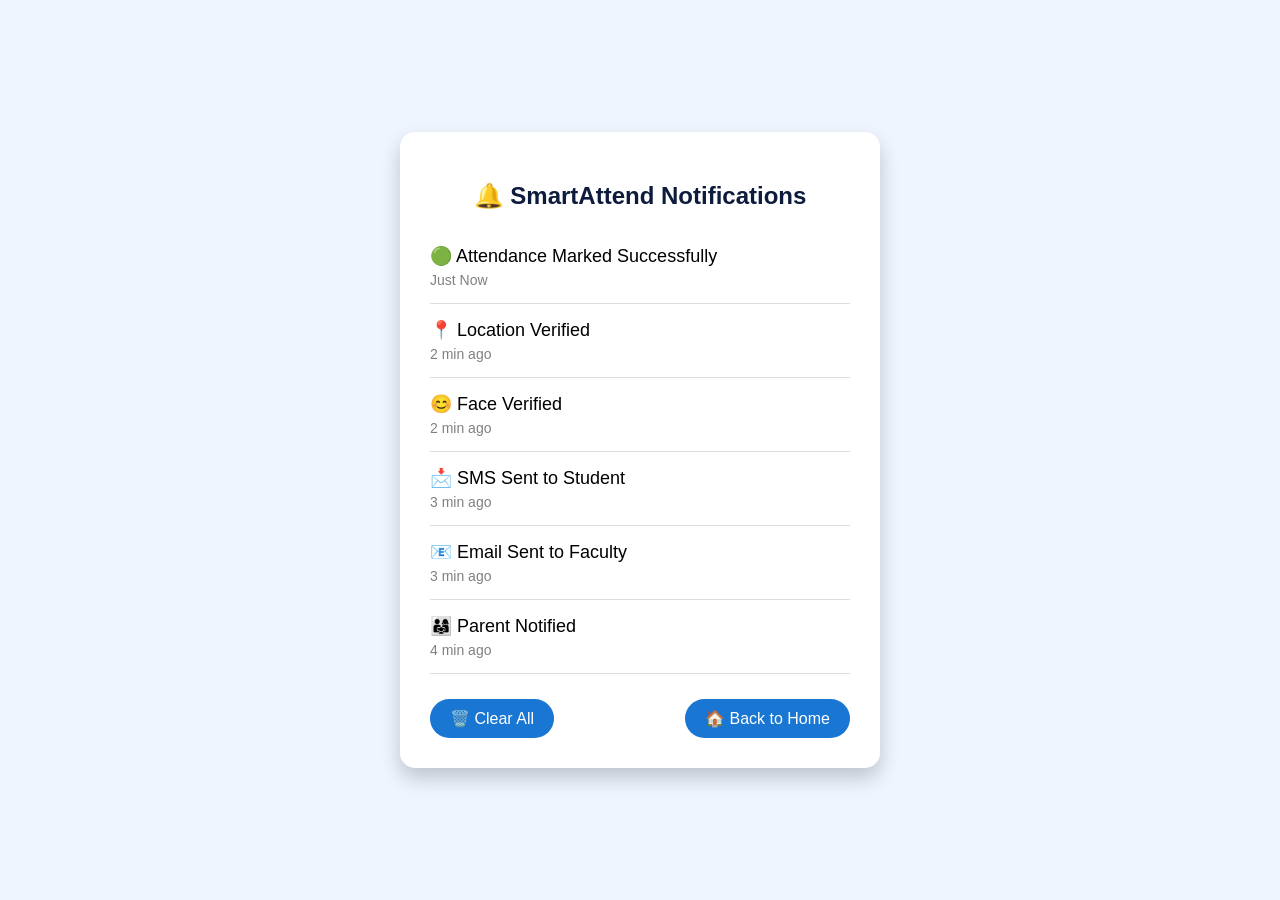
<file: alerts.html>
<!DOCTYPE html>
<html lang="en">
<head>
<meta charset="UTF-8">
<meta name="viewport" content="width=device-width, initial-scale=1.0">
<title>SmartAttend Notifications</title>

<style>

body{
font-family:Arial,sans-serif;
background:#eef5ff;
display:flex;
justify-content:center;
align-items:center;
height:100vh;
margin:0;
}

.box{
background:white;
width:420px;
padding:30px;
border-radius:15px;
box-shadow:0 10px 20px rgba(0,0,0,.2);
}

h2{
text-align:center;
color:#0d1b3d;
margin-bottom:20px;
}

.note{
padding:15px 0;
border-bottom:1px solid #ddd;
font-size:18px;
}

.time{
color:gray;
font-size:14px;
margin-top:5px;
}

.buttons{
display:flex;
justify-content:space-between;
margin-top:25px;
}

button{
padding:10px 20px;
border:none;
border-radius:25px;
background:#1976d2;
color:white;
font-size:16px;
cursor:pointer;
}

button:hover{
background:#0d47a1;
}

</style>

</head>

<body>

<div class="box">

<h2>🔔 SmartAttend Notifications</h2>

<div class="note">
🟢 Attendance Marked Successfully
<div class="time">Just Now</div>
</div>

<div class="note">
📍 Location Verified
<div class="time">2 min ago</div>
</div>

<div class="note">
😊 Face Verified
<div class="time">2 min ago</div>
</div>

<div class="note">
📩 SMS Sent to Student
<div class="time">3 min ago</div>
</div>

<div class="note">
📧 Email Sent to Faculty
<div class="time">3 min ago</div>
</div>

<div class="note">
👨‍👩‍👧 Parent Notified
<div class="time">4 min ago</div>
</div>

<div class="buttons">

<button onclick="location.reload()">🗑️ Clear All</button>

<a href="index.html">
<button>🏠 Back to Home</button>
</a>

</div>

</div>

</body>
</html>
</file>
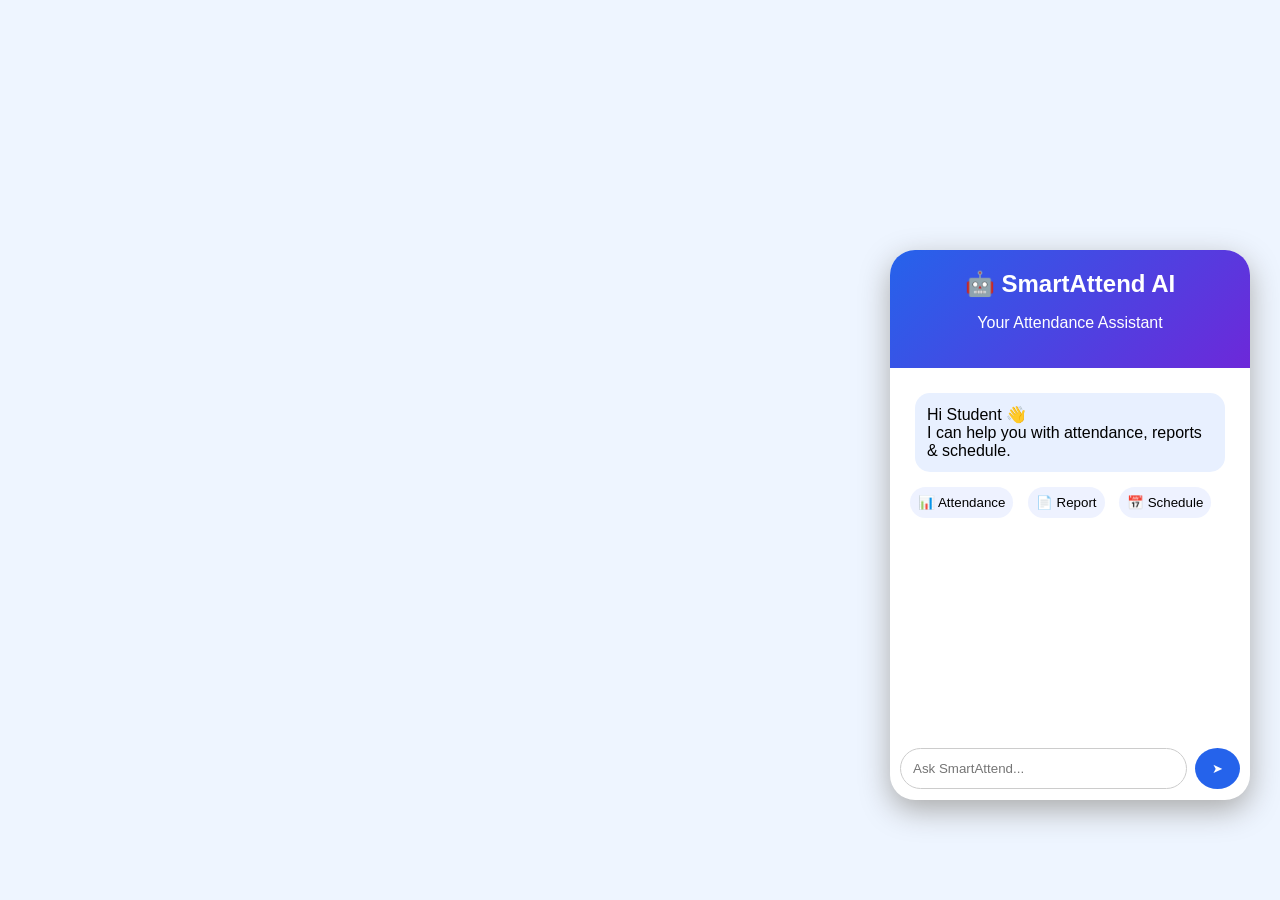
<file: chatbot.html>
<!DOCTYPE html>
<html>
<head>
<title>SmartAttend AI</title>

<style>

body{
    background:#eef5ff;
    font-family:'Poppins',sans-serif;
}


/* Floating Button */

.chat-btn{
    position:fixed;
    right:30px;
    bottom:30px;
    background:#2563eb;
    color:white;
    width:65px;
    height:65px;
    border-radius:50%;
    display:flex;
    justify-content:center;
    align-items:center;
    font-size:30px;
    cursor:pointer;
    box-shadow:0 5px 20px #999;
}


/* Chat Window */

.chatbot{
    width:360px;
    height:550px;
    background:white;
    position:fixed;
    right:30px;
    bottom:100px;
    border-radius:25px;
    box-shadow:0 10px 30px #aaa;
    overflow:hidden;
}


/* Header */

.header{
    background:linear-gradient(135deg,#2563eb,#6d28d9);
    color:white;
    padding:20px;
    text-align:center;
}


.header h2{
    margin:0;
}


/* Chat Area */

.chatbox{
    height:340px;
    padding:15px;
    overflow:auto;
}


.bot{
    background:#e8f0ff;
    padding:12px;
    border-radius:15px;
    margin:10px;
}


.user{
    background:#2563eb;
    color:white;
    padding:12px;
    border-radius:15px;
    margin:10px;
    text-align:right;
}


/* Quick Buttons */

.quick button{

    background:#eef2ff;
    border:none;
    padding:8px;
    margin:5px;
    border-radius:20px;
    cursor:pointer;

}


/* Input */

.input{
    display:flex;
    padding:10px;
}


input{
    flex:1;
    border-radius:25px;
    padding:12px;
    border:1px solid #ccc;
}


.send{
    background:#2563eb;
    color:white;
    border:none;
    border-radius:50%;
    width:45px;
    margin-left:8px;
}


</style>

</head>


<body>


<div class="chatbot">

<div class="header">
<h2>🤖 SmartAttend AI</h2>
<p>Your Attendance Assistant</p>
</div>


<div class="chatbox" id="chatbox">

<div class="bot">
Hi Student 👋<br>
I can help you with attendance, reports & schedule.
</div>


<div class="quick">
<button onclick="quick('attendance')">
📊 Attendance
</button>

<button onclick="quick('report')">
📄 Report
</button>

<button onclick="quick('class')">
📅 Schedule
</button>

</div>


</div>



<div class="input">

<input id="msg" placeholder="Ask SmartAttend...">

<button class="send" onclick="send()">
➤
</button>

</div>


</div>



<script>


function send(){

let text=document.getElementById("msg").value;

reply(text);

document.getElementById("msg").value="";

}


function quick(text){

reply(text);

}



function reply(text){

let chat=document.getElementById("chatbox");


chat.innerHTML += 
"<div class='user'>"+text+"</div>";


let ans="I can help you with attendance 😊";


if(text.includes("attendance"))
ans="Your current attendance is 92% ✅";


else if(text.includes("report"))
ans="Your monthly attendance report is ready 📊";


else if(text.includes("class"))
ans="Your next lecture is at 9:00 AM 📅";


chat.innerHTML += 
"<div class='bot'>"+ans+"</div>";

}


</script>


</body>
</html>
</file>
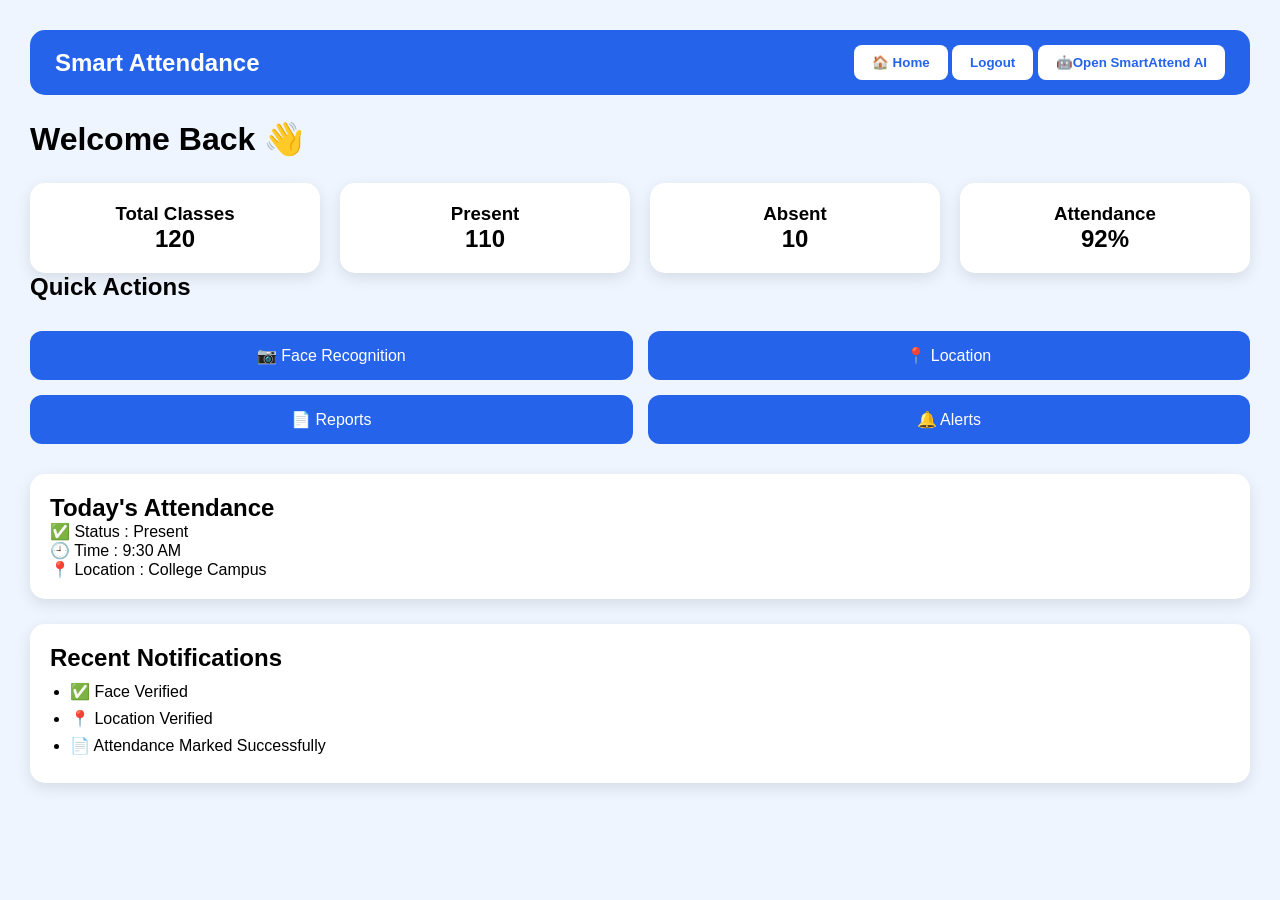
<file: dashboard.html>
<!DOCTYPE html>
<html lang="en">
<head>
<meta charset="UTF-8">
<meta name="viewport" content="width=device-width, initial-scale=1.0">
<title>Dashboard</title>
<link rel="stylesheet" href="dashboard.css">
</head>
<body>

<header>
    <h2>Smart Attendance</h2>

    <div class="profile">
        <button
        
<button onclick="window.location.href='index.html'" class="home-btn">
    🏠 Home
</button>

<button onclick="window.location.href='login.html'">
    Logout
</button>
<a href="chatbot.html">
    <button>🤖Open SmartAttend AI </button>
    </a>

</div>
      
    
</header>

<h1>Welcome Back 👋</h1>

<div class="cards">

<div class="card">
<h3>Total Classes</h3>
<h2>120</h2>
</div>

<div class="card">
<h3>Present</h3>
<h2>110</h2>
</div>

<div class="card">
<h3>Absent</h3>
<h2>10</h2>
</div>

<div class="card">
<h3>Attendance</h3>
<h2>92%</h2>
</div>

</div>

<h2>Quick Actions</h2>

<div class="actions">

<button onclick="window.location.href='face.html'">
📷 Face Recognition
</button>

<button onclick="window.location.href='location.html'">
📍 Location
</button>

<button onclick="window.location.href='report.html'">
📄 Reports
</button>

<button onclick="window.location.href='alerts.html'">
🔔 Alerts
</button>

</div>

<div class="status">

<h2>Today's Attendance</h2>

<p>✅ Status : Present</p>

<p>🕘 Time : 9:30 AM</p>

<p>📍 Location : College Campus</p>

</div>

<div class="notify">

<h2>Recent Notifications</h2>

<ul>
<li>✅ Face Verified</li>
<li>📍 Location Verified</li>
<li>📄 Attendance Marked Successfully</li>
</ul>

</div>

</body>
</html>
</file>
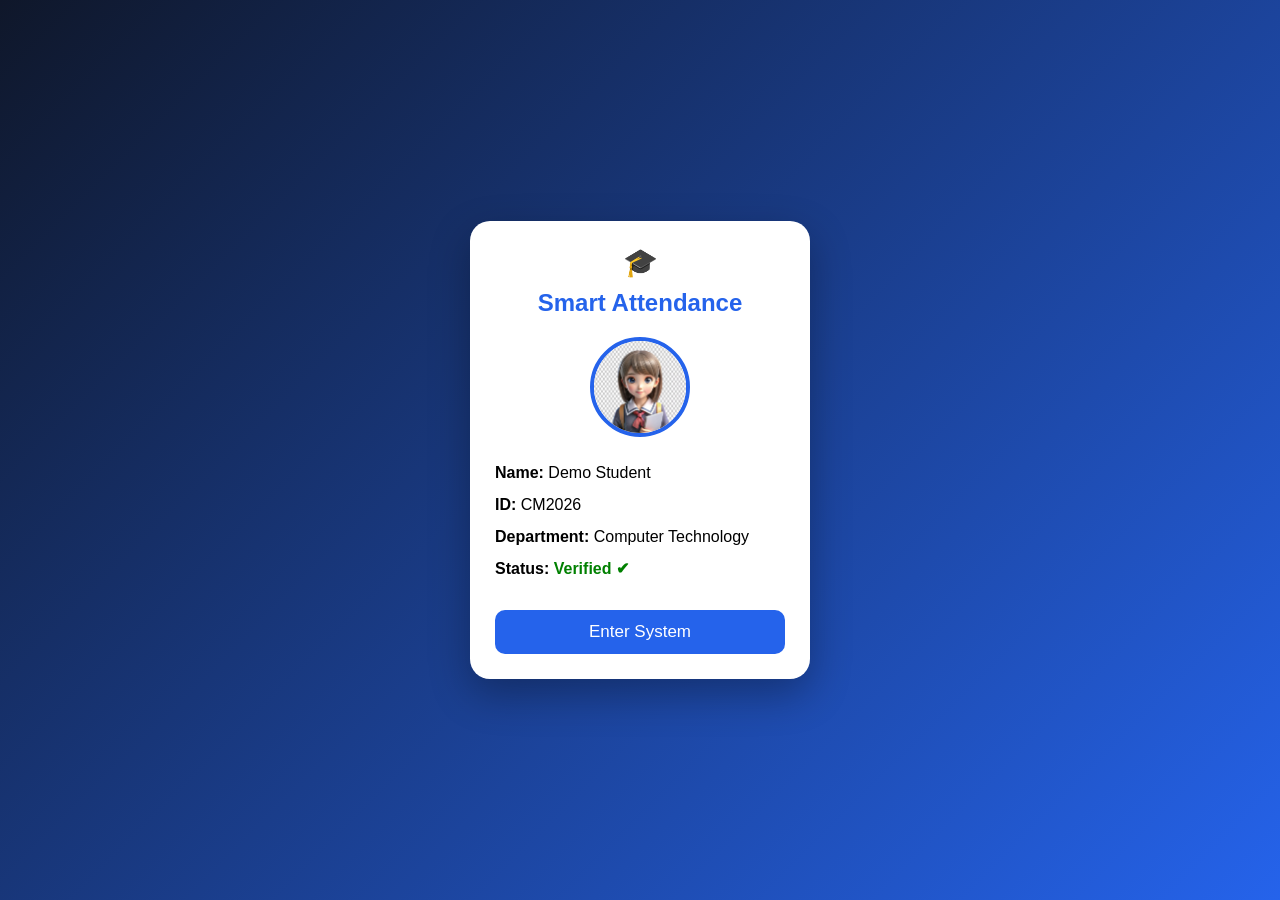
<file: entry.html>
<!DOCTYPE html>
<html lang="en">
<head>
<meta charset="UTF-8">
<meta name="viewport" content="width=device-width, initial-scale=1.0">
<title>SmartAttend Entry</title>

<style>
*{
    margin:0;
    padding:0;
    box-sizing:border-box;
    font-family:Arial,sans-serif;
}

body{
    display:flex;
    justify-content:center;
    align-items:center;
    height:100vh;
    background:linear-gradient(135deg,#0f172a,#2563eb);
}

.card{
    width:340px;
    background:#fff;
    border-radius:20px;
    padding:25px;
    text-align:center;
    box-shadow:0 15px 40px rgba(0,0,0,.3);
    transition:.4s;
}

.card:hover{
    transform:translateY(-8px);
}

.logo{
    font-size:28px;
    margin-bottom:10px;
}

h2{
    color:#2563eb;
    margin-bottom:20px;
}

.photo{
    width:100px;
    height:100px;
    border-radius:50%;
    margin:auto;
    overflow:hidden;
    border:4px solid #2563eb;
}

.photo img{
    width:100%;
    height:100%;
    object-fit:cover;
}

.info{
    margin-top:20px;
    text-align:left;
    line-height:2;
}

.status{
    color:green;
    font-weight:bold;
}

button{
    width:100%;
    margin-top:25px;
    padding:12px;
    border:none;
    border-radius:10px;
    background:#2563eb;
    color:white;
    font-size:17px;
    cursor:pointer;
}

button:hover{
    background:#1d4ed8;
}
</style>
</head>

<body>

<div class="card">

<div class="logo">🎓</div>

<h2>Smart Attendance</h2>

<div class="photo">
<img src="student.jpg" alt="Student">
</div>

<div class="info">
<b>Name:</b> Demo Student<br>
<b>ID:</b> CM2026<br>
<b>Department:</b> Computer Technology<br>
<b>Status:</b> <span class="status">Verified ✔</span>
</div>

<button onclick="location.href='dashboard.html'">
Enter System
</button>

</div>

</body>
</html>
</file>
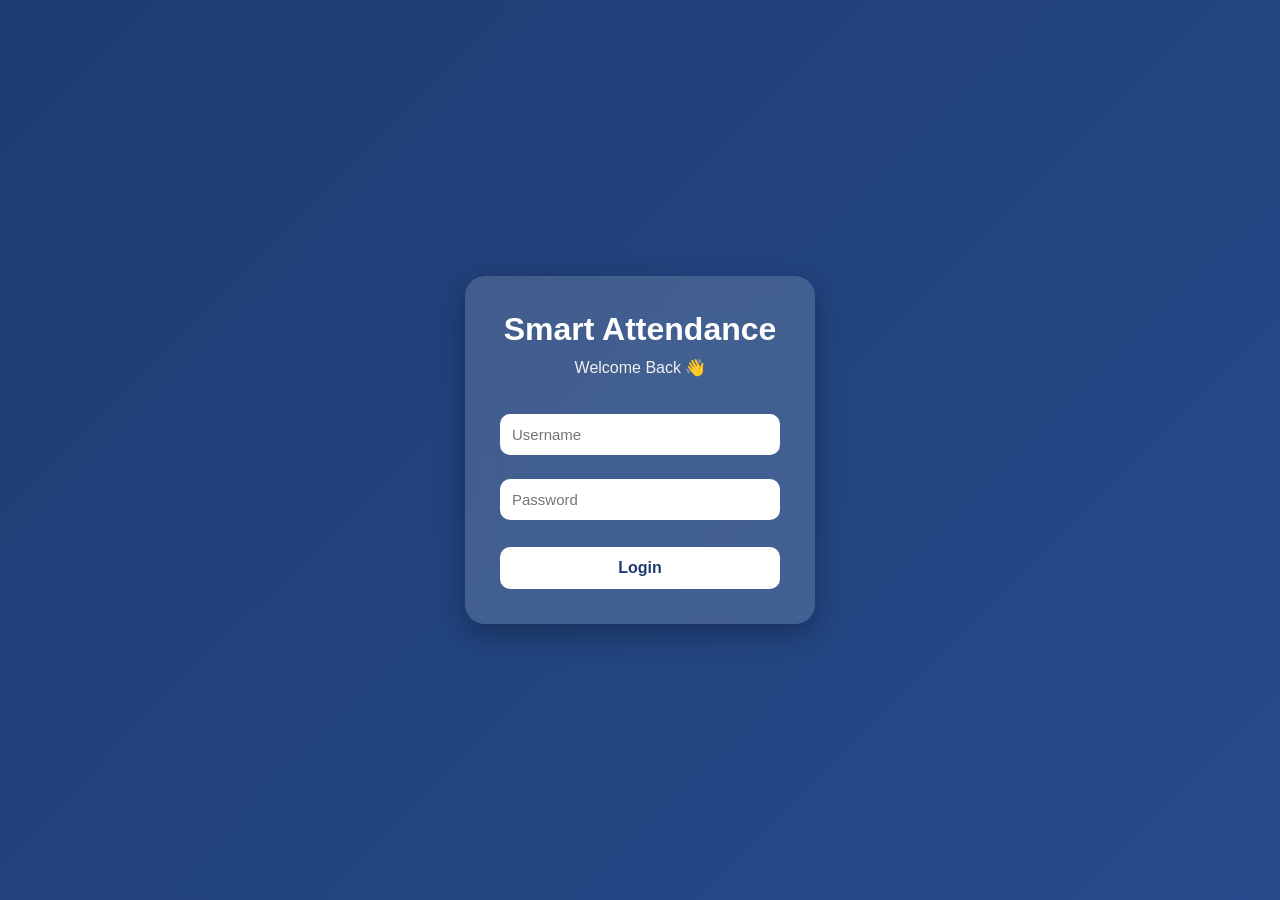
<file: login.html>
<!DOCTYPE html>
<html>
<head>
    <title>Login - Smart Attendance</title>
    <link rel="stylesheet" href="login.css">
</head>
<body>

<div class="login-box">
    <h1>Smart Attendance</h1>
    <p>Welcome Back 👋</p>

    <input type="text" placeholder="Username">

    <input type="password" placeholder="Password">

    <button onclick="window.location.href='dashboard.html'">
        Login
    </button>

</div>

</body>
</html>
</file>
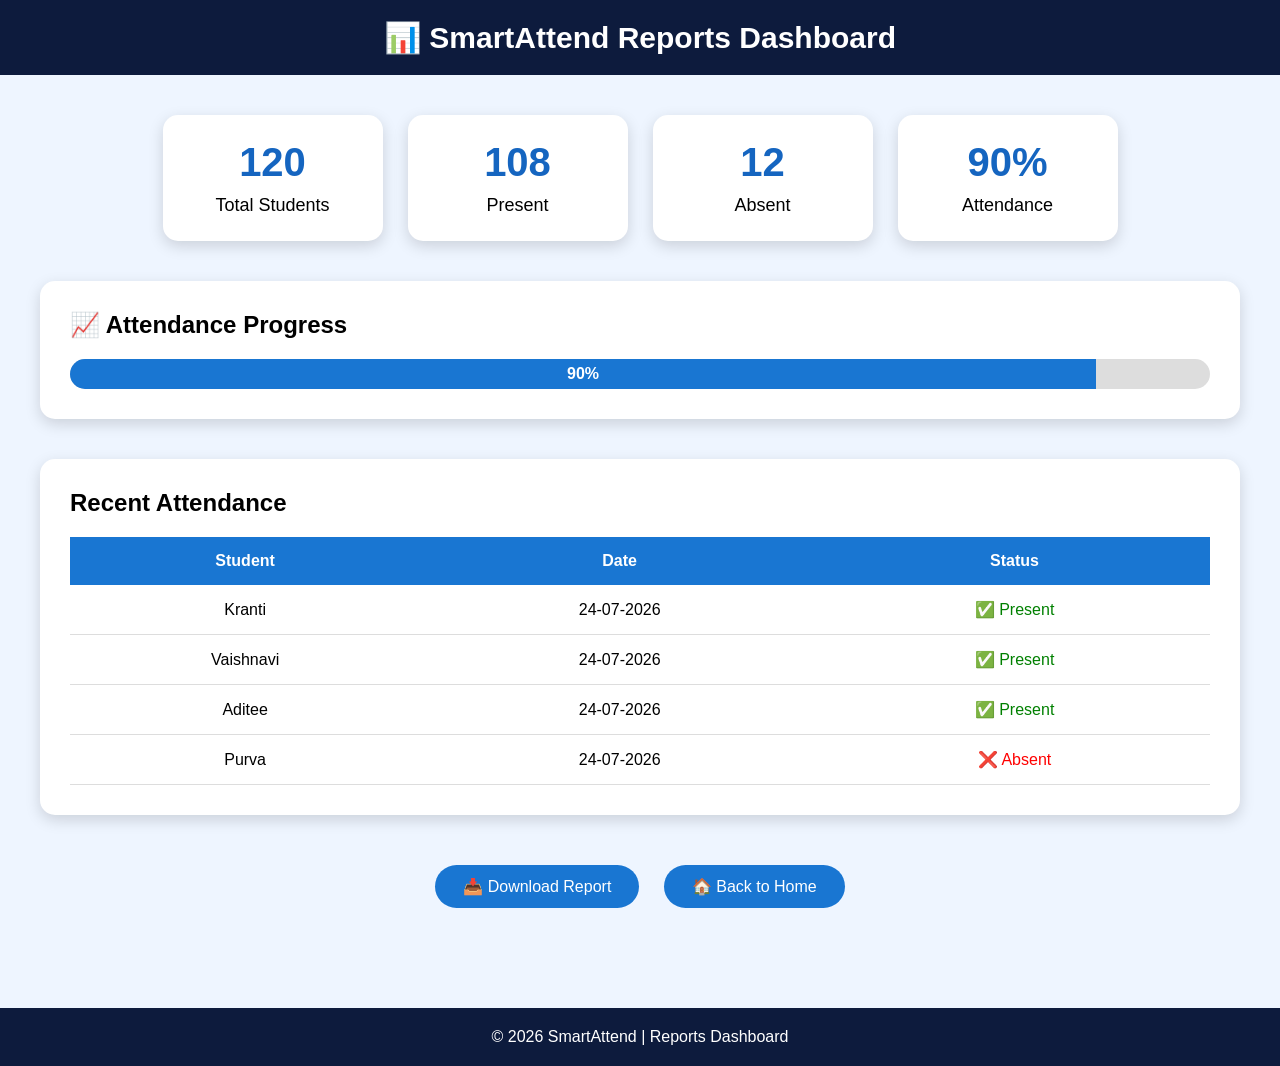
<file: report.html>
<!DOCTYPE html>
<html>
<head>
<meta charset="UTF-8">
<meta name="viewport" content="width=device-width, initial-scale=1.0">
<title>Reports Dashboard</title>

<style>

*{
margin:0;
padding:0;
box-sizing:border-box;
font-family:Arial,sans-serif;
}

body{
background:#eef5ff;
}

header{
background:#0d1b3d;
color:white;
padding:20px;
text-align:center;
font-size:30px;
font-weight:bold;
}

.container{
padding:40px;
}

.cards{
display:flex;
justify-content:center;
gap:25px;
flex-wrap:wrap;
margin-bottom:40px;
}

.card{
background:white;
width:220px;
padding:25px;
border-radius:15px;
text-align:center;
box-shadow:0 5px 15px rgba(0,0,0,.15);
transition:.3s;
}

.card:hover{
transform:translateY(-8px);
}

.card h2{
font-size:40px;
color:#1565c0;
}

.card p{
font-size:18px;
margin-top:10px;
}

.chart{
background:white;
padding:30px;
border-radius:15px;
box-shadow:0 5px 15px rgba(0,0,0,.15);
margin-bottom:40px;
}

.progress{
width:100%;
height:30px;
background:#ddd;
border-radius:30px;
overflow:hidden;
margin-top:20px;
}

.bar{
width:90%;
height:100%;
background:#1976d2;
text-align:center;
line-height:30px;
color:white;
font-weight:bold;
}

.list{
background:white;
padding:30px;
border-radius:15px;
box-shadow:0 5px 15px rgba(0,0,0,.15);
}

.list table{
width:100%;
border-collapse:collapse;
}

.list th{
background:#1976d2;
color:white;
padding:15px;
}

.list td{
padding:15px;
text-align:center;
border-bottom:1px solid #ddd;
}

.buttons{
text-align:center;
margin-top:40px;
}

button{
padding:12px 28px;
background:#1976d2;
color:white;
border:none;
border-radius:30px;
font-size:16px;
cursor:pointer;
margin:10px;
}

button:hover{
background:#0d47a1;
}

footer{
margin-top:50px;
background:#0d1b3d;
color:white;
text-align:center;
padding:20px;
}

</style>

</head>

<body>

<header>
📊 SmartAttend Reports Dashboard
</header>

<div class="container">

<div class="cards">

<div class="card">
<h2>120</h2>
<p>Total Students</p>
</div>

<div class="card">
<h2>108</h2>
<p>Present</p>
</div>

<div class="card">
<h2>12</h2>
<p>Absent</p>
</div>

<div class="card">
<h2>90%</h2>
<p>Attendance</p>
</div>

</div>

<div class="chart">

<h2>📈 Attendance Progress</h2>

<div class="progress">
<div class="bar">90%</div>
</div>

</div>

<div class="list">

<h2 style="margin-bottom:20px;">Recent Attendance</h2>

<table>

<tr>
<th>Student</th>
<th>Date</th>
<th>Status</th>
</tr>

<tr>
<td>Kranti</td>
<td>24-07-2026</td>
<td style="color:green;">✅ Present</td>
</tr>

<tr>
<td>Vaishnavi</td>
<td>24-07-2026</td>
<td style="color:green;">✅ Present</td>
</tr>

<tr>
<td>Aditee</td>
<td>24-07-2026</td>
<td style="color:green;">✅ Present</td>
</tr>

<tr>
<td>Purva</td>
<td>24-07-2026</td>
<td style="color:red;">❌ Absent</td>
</tr>

</table>

</div>

<div class="buttons">

<button onclick="alert('Report Downloaded Successfully!')">
📥 Download Report
</button>

<a href="index.html">
<button>🏠 Back to Home</button>
</a>

</div>

</div>

<footer>
© 2026 SmartAttend | Reports Dashboard
</footer>

</body>
</html>
</file>
<file: dashboard.css>
*{
margin:0;
padding:0;
box-sizing:border-box;
font-family:Arial,sans-serif;
}

body{
background:#eef5ff;
padding:30px;
}

header{
display:flex;
justify-content:space-between;
align-items:center;
background:#2563eb;
color:white;
padding:15px 25px;
border-radius:15px;
}

.profile button{
padding:10px 18px;
border:none;
border-radius:8px;
background:white;
color:#2563eb;
font-weight:bold;
cursor:pointer;
}

h1{
margin:25px 0;
}

.cards{
display:grid;
grid-template-columns:repeat(4,1fr);
gap:20px;
}

.card{
background:white;
padding:20px;
text-align:center;
border-radius:15px;
box-shadow:0 5px 15px rgba(0,0,0,.1);
transition:.3s;
}

.card:hover{
transform:translateY(-8px);
}

.actions{
margin:30px 0;
display:grid;
grid-template-columns:repeat(2,1fr);
gap:15px;
}

.actions button{
padding:15px;
border:none;
border-radius:12px;
background:#2563eb;
color:white;
font-size:16px;
cursor:pointer;
transition:.3s;
}

.actions button:hover{
background:#1d4ed8;
transform:scale(1.03);
}

.status,.notify{
margin-top:25px;
background:white;
padding:20px;
border-radius:15px;
box-shadow:0 5px 15px rgba(0,0,0,.1);
}

.notify ul{
margin-top:10px;
padding-left:20px;
}

.notify li{
margin:8px 0;
}
</file>
<file: login.css>
*{
    margin:0;
    padding:0;
    box-sizing:border-box;
    font-family:Arial,sans-serif;
}

body{
    height:100vh;
    display:flex;
    justify-content:center;
    align-items:center;
    background:linear-gradient(135deg,#1e3c72,#2a5298,#4facfe);
    background-size:300% 300%;
    animation:bg 8s ease infinite;
}

@keyframes bg{
    0%{background-position:0% 50%;}
    50%{background-position:100% 50%;}
    100%{background-position:0% 50%;}
}

.login-box{
    width:350px;
    background:rgba(255,255,255,0.15);
    backdrop-filter:blur(15px);
    padding:35px;
    border-radius:20px;
    text-align:center;
    box-shadow:0 10px 30px rgba(0,0,0,0.3);
    animation:popup .8s ease;
}

@keyframes popup{
    from{
        opacity:0;
        transform:translateY(40px);
    }
    to{
        opacity:1;
        transform:translateY(0);
    }
}

.login-box h1{
    color:#fff;
    margin-bottom:10px;
}

.login-box p{
    color:#f0f0f0;
    margin-bottom:25px;
}

.login-box input{
    width:100%;
    padding:12px;
    margin:12px 0;
    border:none;
    border-radius:10px;
    outline:none;
    font-size:15px;
}

.login-box input:focus{
    box-shadow:0 0 10px #4facfe;
}

.login-box button{
    width:100%;
    padding:12px;
    margin-top:15px;
    background:#ffffff;
    color:#1e3c72;
    border:none;
    border-radius:10px;
    font-size:16px;
    font-weight:bold;
    cursor:pointer;
    transition:.3s;
}

.login-box button:hover{
    background:#4facfe;
    color:white;
    transform:scale(1.05);
}
</file>
